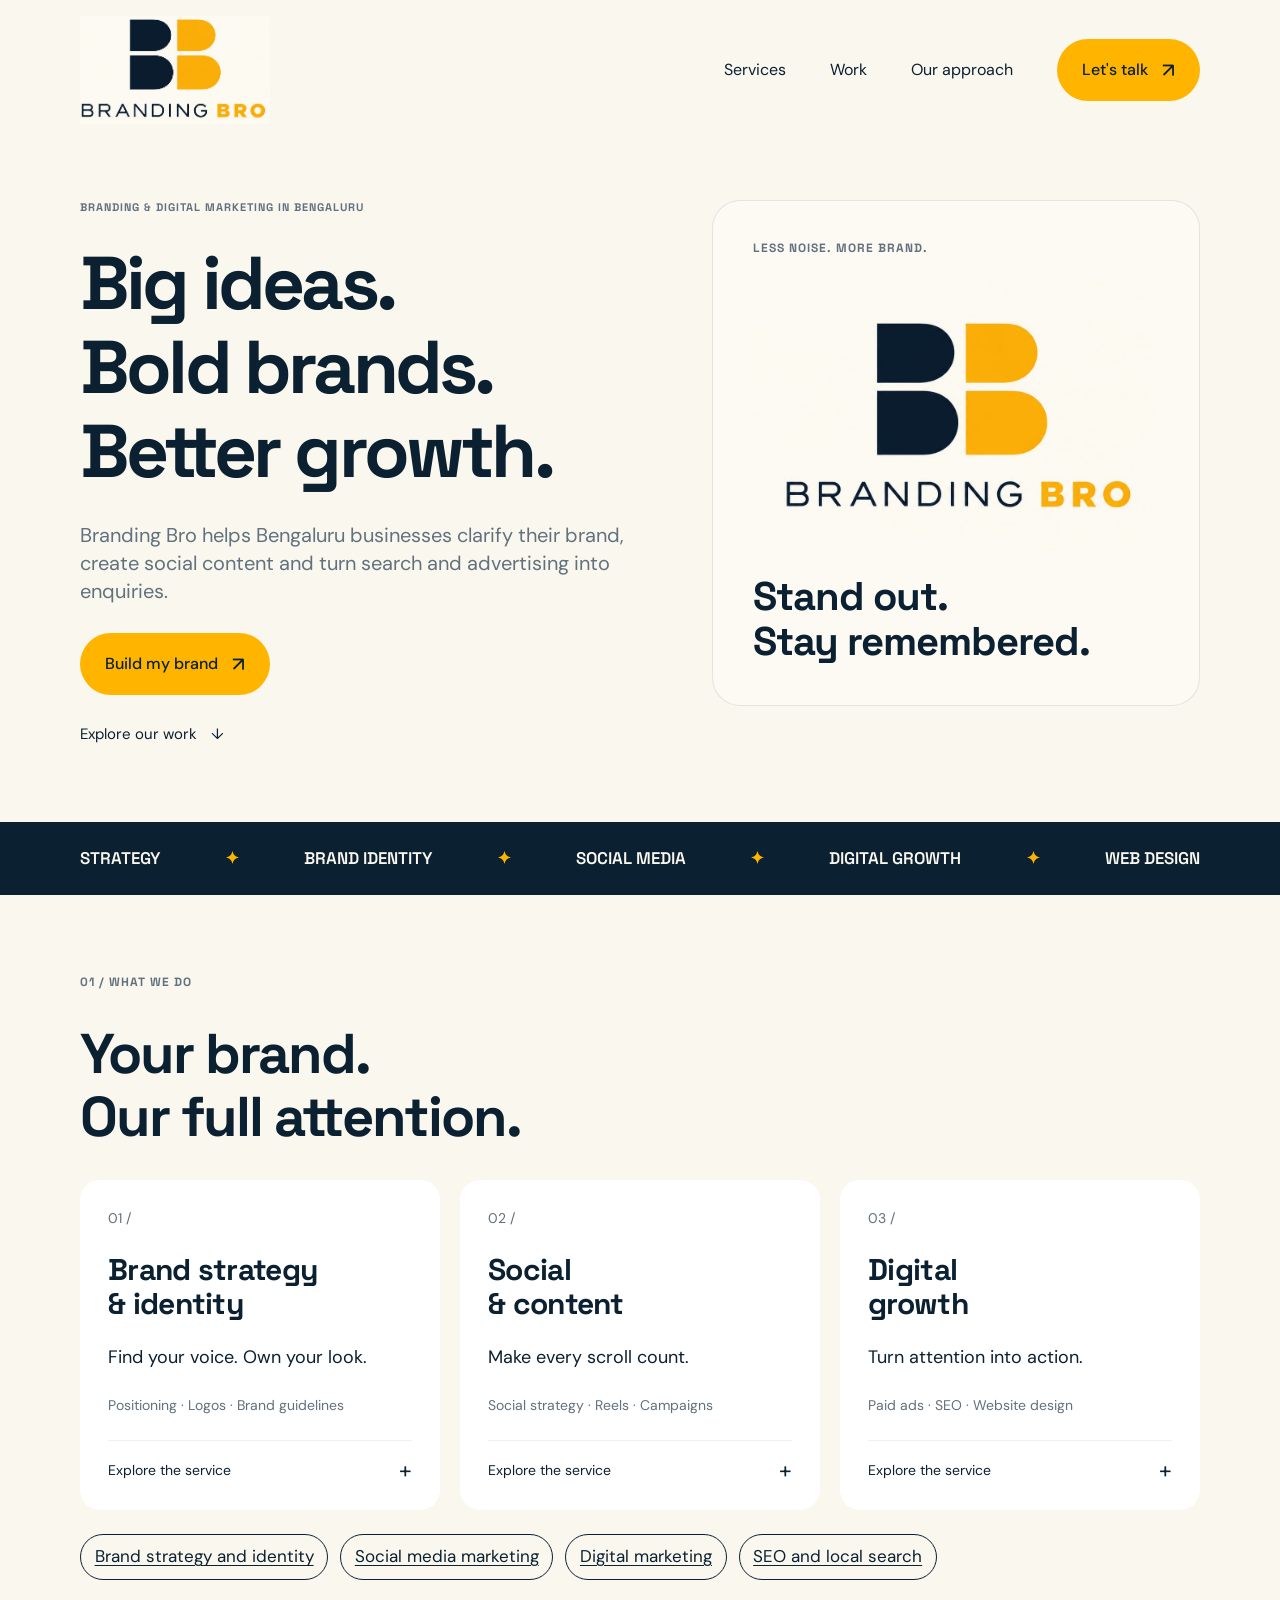
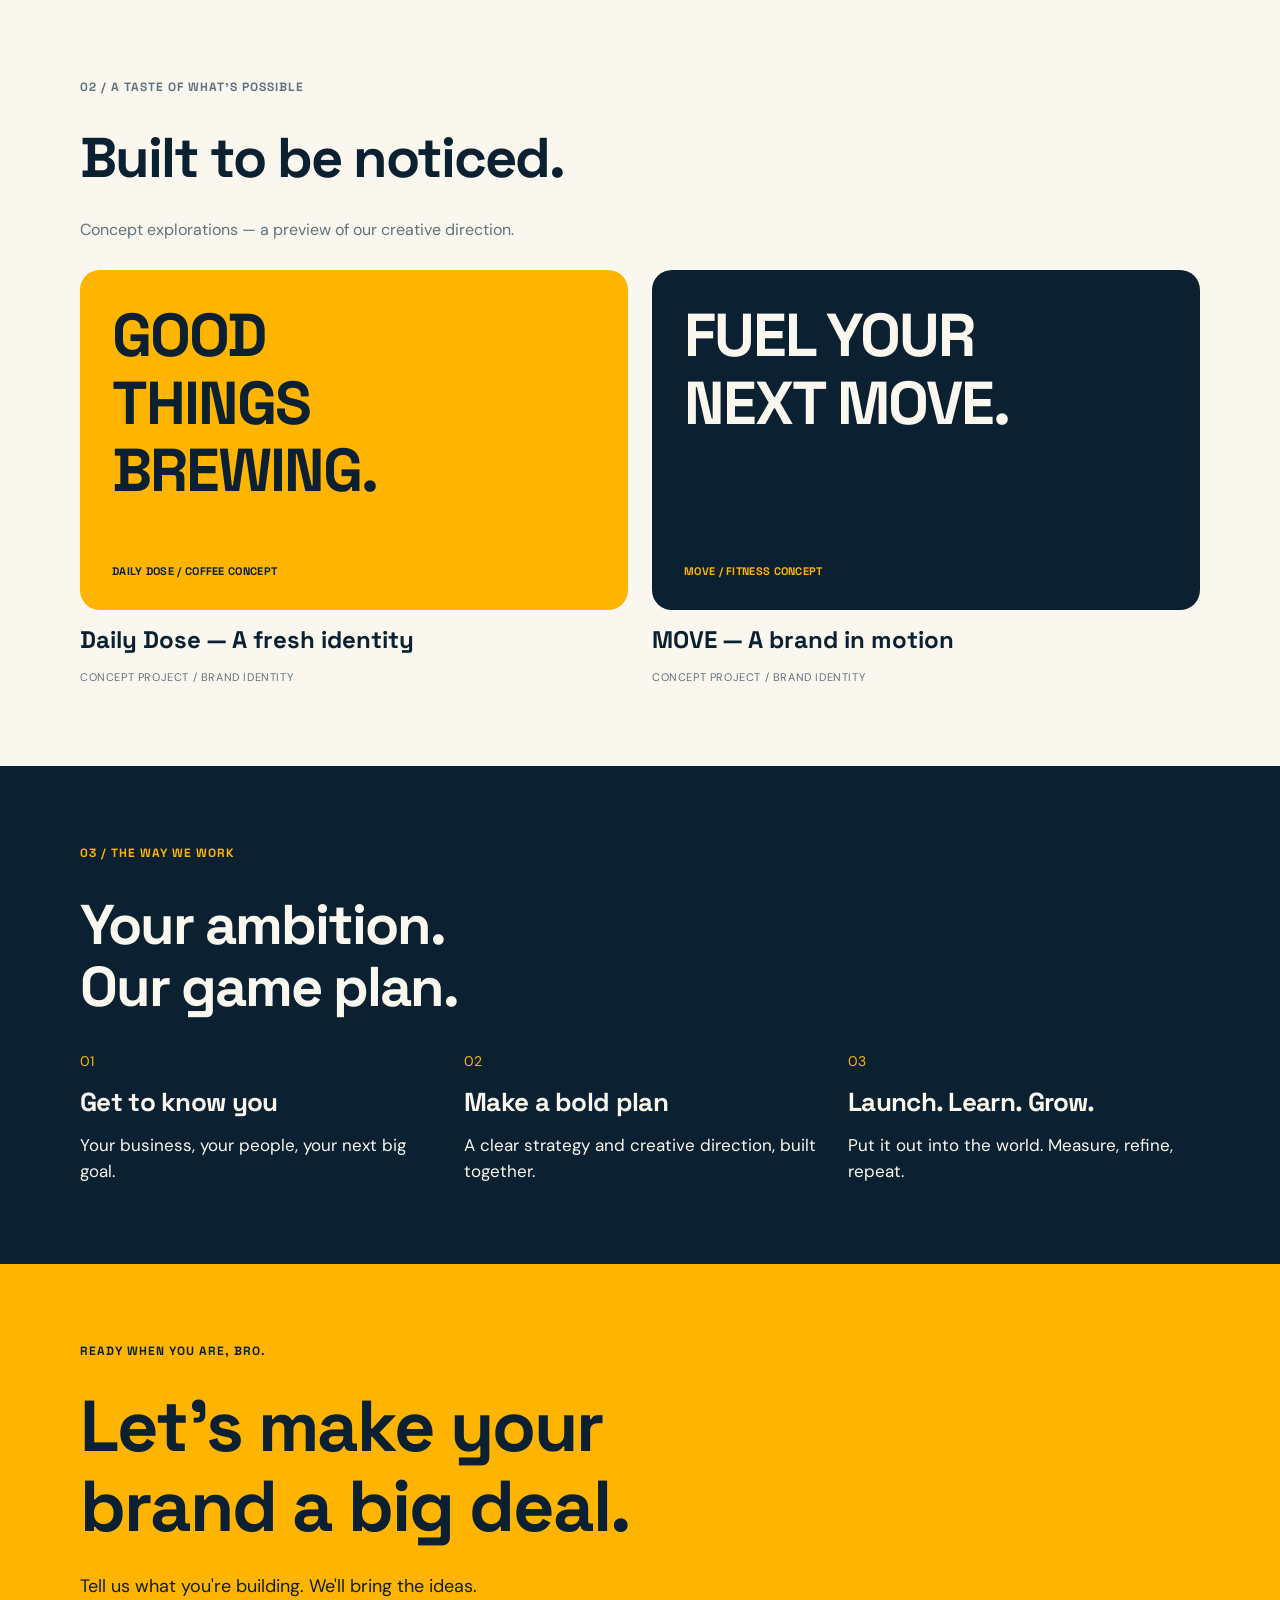
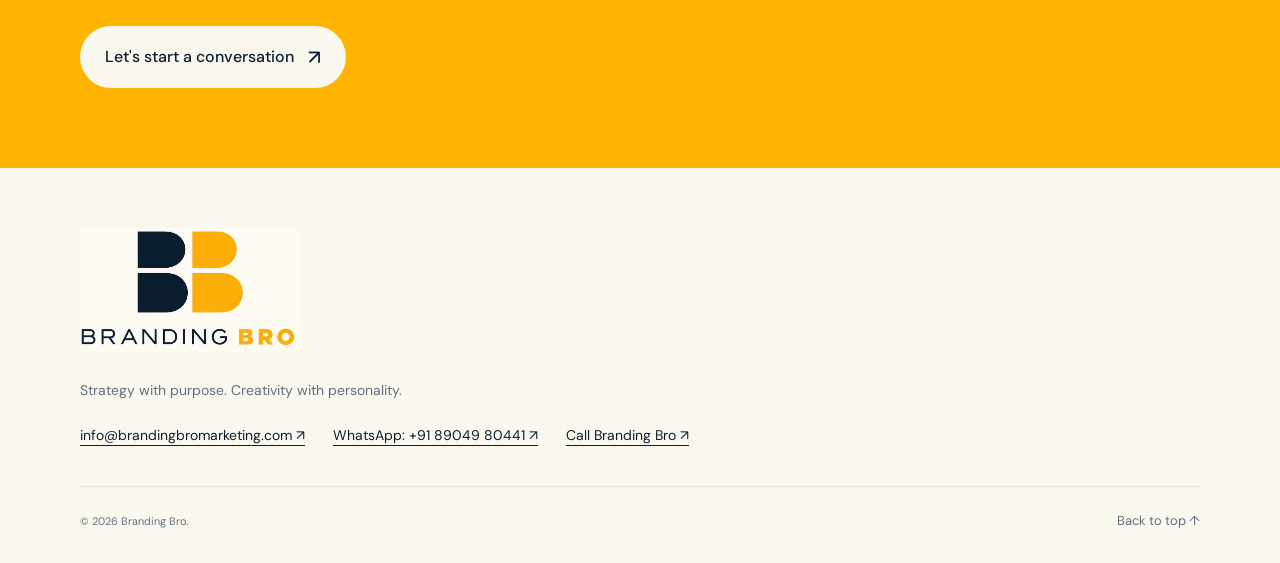
<file: index.html>
<!doctype html>
<html lang="en-IN">
<head>
  <meta charset="utf-8"><meta name="viewport" content="width=device-width,initial-scale=1">
  <title>Digital Marketing &amp; Branding Agency in Bengaluru | Branding Bro</title>
  <meta name="description" content="Build a brand people notice and choose. Branding Bro helps businesses with brand strategy, identity design, social media, SEO, web design, and digital marketing.">
  <meta name="robots" content="index,follow,max-image-preview:large">
  <meta name="theme-color" content="#faf7ef">
  <link rel="canonical" href="https://brandingbromarketing.com/">
  <meta property="og:locale" content="en_IN"><meta property="og:site_name" content="Branding Bro">
  <meta property="og:title" content="Digital Marketing &amp; Branding Agency in Bengaluru | Branding Bro">
  <meta property="og:description" content="Strategy, identity, social media, SEO, and digital marketing to help your business stand out and grow.">
  <meta property="og:type" content="website"><meta property="og:url" content="https://brandingbromarketing.com/">
  <meta property="og:image" content="https://brandingbromarketing.com/branding-bro-logo.jpeg"><meta property="og:image:alt" content="Branding Bro logo in navy and golden yellow">
  <meta name="twitter:card" content="summary"><meta name="twitter:image" content="https://brandingbromarketing.com/branding-bro-logo.jpeg"><meta name="twitter:title" content="Branding Bro | Branding &amp; Digital Marketing">
  <meta name="twitter:description" content="Strategy, identity, social media, SEO, and digital marketing to help your business stand out and grow.">
  <script type="application/ld+json">
  {"@context":"https://schema.org","@type":"ProfessionalService","name":"Branding Bro","url":"https://brandingbromarketing.com/","logo":"https://brandingbromarketing.com/branding-bro-logo.jpeg","email":"info@brandingbromarketing.com","telephone":"+91-89049-80441","description":"Brand strategy, identity design, social media, SEO, web design, and digital marketing for growing businesses.","areaServed":{"@type":"Country","name":"India"},"hasOfferCatalog":{"@type":"OfferCatalog","name":"Branding and marketing services","itemListElement":[{"@type":"Offer","itemOffered":{"@type":"Service","name":"Brand strategy and identity design"}},{"@type":"Offer","itemOffered":{"@type":"Service","name":"Social media and content marketing"}},{"@type":"Offer","itemOffered":{"@type":"Service","name":"Digital marketing, SEO, and website design"}}]}}
  </script>
  <script type="application/ld+json">
  {"@context":"https://schema.org","@type":"WebSite","name":"Branding Bro","alternateName":["Branding Bro Marketing","brandingbromarketing.com"],"url":"https://brandingbromarketing.com/"}
  </script>
  <link rel="icon" href="favicon.svg" type="image/svg+xml">
  <link rel="preconnect" href="https://fonts.googleapis.com"><link rel="preconnect" href="https://fonts.gstatic.com" crossorigin>
  <link href="https://fonts.googleapis.com/css2?family=DM+Sans:wght@400;500;600;700&family=Space+Grotesk:wght@500;600;700&display=swap" rel="stylesheet">
  <link rel="stylesheet" href="style.css"><script defer src="app.js"></script>
</head>
<body>
<a class="skip-link" href="#main">Skip to content</a>
<header class="header"><nav class="container nav" aria-label="Main navigation">
  <a class="brand" href="#home" aria-label="Branding Bro home"><span class="logo-image"><img src="branding-bro-logo.jpeg" alt="Branding Bro" width="1254" height="1254"></span></a>
  <div class="nav-links" id="navigation"><a href="#services">Services</a><a href="#work">Work</a><a href="#approach">Our approach</a><a class="button" href="#contact">Let's talk <span aria-hidden="true">↗</span></a></div>
  <button class="menu-button" aria-expanded="false" aria-controls="navigation" aria-label="Open menu"><span></span><span></span></button>
</nav></header>
<main id="main">
  <section class="hero container" id="home" aria-labelledby="hero-title">
    <div class="hero-copy"><p class="eyebrow">BRANDING &amp; DIGITAL MARKETING IN BENGALURU</p><h1 id="hero-title">Big ideas.<br>Bold brands.<br>Better growth.</h1><p class="intro">Branding Bro helps Bengaluru businesses clarify their brand, create social content and turn search and advertising into enquiries.</p><a class="button" href="#contact">Build my brand <span aria-hidden="true">↗</span></a><a class="text-link" href="#work">Explore our work <span aria-hidden="true">↓</span></a></div>
    <div class="brand-expression"><p class="eyebrow">LESS NOISE. MORE BRAND.</p><div class="logo-image hero-logo"><img src="branding-bro-logo.jpeg" alt="Branding Bro — navy and golden yellow BB logo" width="1254" height="1254" fetchpriority="high"></div><p class="expression-title">Stand out.<br>Stay remembered.</p></div>
  </section>
  <div class="promise"><div class="container">STRATEGY <span>✦</span> BRAND IDENTITY <span>✦</span> SOCIAL MEDIA <span>✦</span> DIGITAL GROWTH <span>✦</span> WEB DESIGN</div></div>
  <section class="section container" id="services" aria-labelledby="services-title"><p class="eyebrow">01 / WHAT WE DO</p><h2 id="services-title">Your brand.<br>Our full attention.</h2>
    <div class="service-grid">
      <article class="service"><span class="service-number">01 /</span><h3>Brand strategy<br>&amp; identity</h3><p>Find your voice. Own your look.</p><p class="small">Positioning · Logos · Brand guidelines</p><details><summary>Explore the service <span aria-hidden="true">+</span></summary><p>Build a clear foundation with brand positioning, a distinctive visual identity, and guidelines that keep every touchpoint consistent.</p><a href="#contact" data-service="Brand strategy & identity">Let's shape your brand ↗</a></details></article>
      <article class="service"><span class="service-number">02 /</span><h3>Social<br>&amp; content</h3><p>Make every scroll count.</p><p class="small">Social strategy · Reels · Campaigns</p><details><summary>Explore the service <span aria-hidden="true">+</span></summary><p>Give your brand a consistent voice through thoughtful content planning, social creatives, short-form video, and campaign ideas.</p><a href="#contact" data-service="Social & content">Let's start creating ↗</a></details></article>
      <article class="service"><span class="service-number">03 /</span><h3>Digital<br>growth</h3><p>Turn attention into action.</p><p class="small">Paid ads · SEO · Website design</p><details><summary>Explore the service <span aria-hidden="true">+</span></summary><p>Connect your marketing with your business goals through focused digital campaigns, search visibility, and websites built around clear next steps.</p><a href="#contact" data-service="Digital growth">Let's find your next move ↗</a></details></article>
    </div><nav class="service-paths" aria-label="Service guides"><a href="/services/brand-identity/">Brand strategy and identity</a><a href="/services/social-media-marketing/">Social media marketing</a><a href="/services/digital-marketing/">Digital marketing</a><a href="/services/seo/">SEO and local search</a></nav>
  </section>
  <section class="section work container" id="work" aria-labelledby="work-title"><p class="eyebrow">02 / A TASTE OF WHAT'S POSSIBLE</p><h2 id="work-title">Built to be noticed.</h2><p class="section-description">Concept explorations — a preview of our creative direction.</p>
    <div class="project-grid">
      <button class="project" data-project="coffee" aria-haspopup="dialog"><span class="project-art coffee"><span class="project-headline">GOOD<br>THINGS<br>BREWING.</span><span class="eyebrow">DAILY DOSE / COFFEE CONCEPT</span><span class="project-arrow" aria-hidden="true">↗</span></span><span class="project-title">Daily Dose — A fresh identity</span><span class="small project-caption">CONCEPT PROJECT / BRAND IDENTITY</span></button>
      <button class="project" data-project="fitness" aria-haspopup="dialog"><span class="project-art fitness"><span class="project-headline">FUEL YOUR<br>NEXT MOVE.</span><span class="eyebrow">MOVE / FITNESS CONCEPT</span><span class="project-arrow" aria-hidden="true">↗</span></span><span class="project-title">MOVE — A brand in motion</span><span class="small project-caption">CONCEPT PROJECT / BRAND IDENTITY</span></button>
    </div>
  </section>
  <section class="approach" id="approach" aria-labelledby="approach-title"><div class="section container"><p class="eyebrow">03 / THE WAY WE WORK</p><h2 id="approach-title">Your ambition.<br>Our game plan.</h2><div class="steps"><article><span>01</span><h3>Get to know you</h3><p>Your business, your people, your next big goal.</p></article><article><span>02</span><h3>Make a bold plan</h3><p>A clear strategy and creative direction, built together.</p></article><article><span>03</span><h3>Launch. Learn. Grow.</h3><p>Put it out into the world. Measure, refine, repeat.</p></article></div></div></section>
  <section class="contact" id="contact" aria-labelledby="contact-title"><div class="section container"><p class="eyebrow">READY WHEN YOU ARE, BRO.</p><h2 id="contact-title">Let's make your<br>brand a big deal.</h2><p>Tell us what you're building. We'll bring the ideas.</p><button class="button button-cream" id="start-inquiry" aria-haspopup="dialog">Let's start a conversation <span aria-hidden="true">↗</span></button></div></section>
</main>
<footer class="container footer"><a class="brand" href="#home"><span class="logo-image"><img src="branding-bro-logo.jpeg" alt="Branding Bro" width="1254" height="1254"></span></a><p>Strategy with purpose. Creativity with personality.</p><div class="contact-links"><a href="mailto:info@brandingbromarketing.com">info@brandingbromarketing.com ↗</a><a href="https://wa.me/918904980441" target="_blank" rel="noopener noreferrer">WhatsApp: +91 89049 80441 ↗</a><a href="tel:+918904980441">Call Branding Bro ↗</a></div><div class="footer-bottom"><small>© <span id="year">2026</span> Branding Bro.</small><a href="#home">Back to top ↑</a></div></footer>
<dialog id="project-dialog" class="dialog"><button class="close-dialog" aria-label="Close project">×</button><p class="eyebrow">CONCEPT EXPLORATION</p><h2 id="project-dialog-title"></h2><p id="project-dialog-description"></p><div class="concept-tags" id="project-tags"></div><p class="small">An illustrative creative direction, not a commissioned client project or a claim of campaign results.</p><button class="button project-inquiry">Create something like this ↗</button></dialog>
<dialog id="inquiry-dialog" class="dialog inquiry-dialog" aria-labelledby="inquiry-title"><button class="close-dialog" aria-label="Close inquiry">×</button><p class="eyebrow">YOUR NEXT CHAPTER</p><h2 id="inquiry-title">Hey, future bro.</h2><p>Share a little about your idea. Let's give it a clear starting point.</p><form id="inquiry-form"><div class="form-row"><label>Your name<input name="name" autocomplete="name" required maxlength="100" placeholder="Your name"></label><label>Email address<input name="email" type="email" autocomplete="email" required maxlength="200" placeholder="you@company.com"></label></div><label>Brand / business<input name="business" autocomplete="organization" maxlength="150" placeholder="What's your brand called?"></label><label>What can we help with?<select name="service" required><option value="">Choose a service</option><option>Brand strategy &amp; identity</option><option>Social &amp; content</option><option>Digital growth</option><option>A little of everything</option></select></label><label>Tell us about your project<textarea name="message" rows="4" required minlength="10" maxlength="5000" placeholder="What are you building, and where would you like to take it?"></textarea></label><p class="form-note">Prepare your inquiry, then choose email or WhatsApp. You review and send it in your app; nothing is stored on this website.</p><button class="button" type="submit">Prepare my inquiry ↗</button><div id="inquiry-result" role="status" hidden><p>Your inquiry is ready. Choose how to send it:</p><div class="send-options"><a class="button" id="email-inquiry">Open email ↗</a><a class="button button-outline" id="whatsapp-inquiry" target="_blank" rel="noopener noreferrer">Open WhatsApp ↗</a></div><a class="button button-outline" id="download-inquiry" download="branding-bro-project-inquiry.txt">Download inquiry ↓</a><button type="button" class="text-link" id="copy-inquiry">Copy inquiry</button></div></form></dialog>
</body></html>
</file>
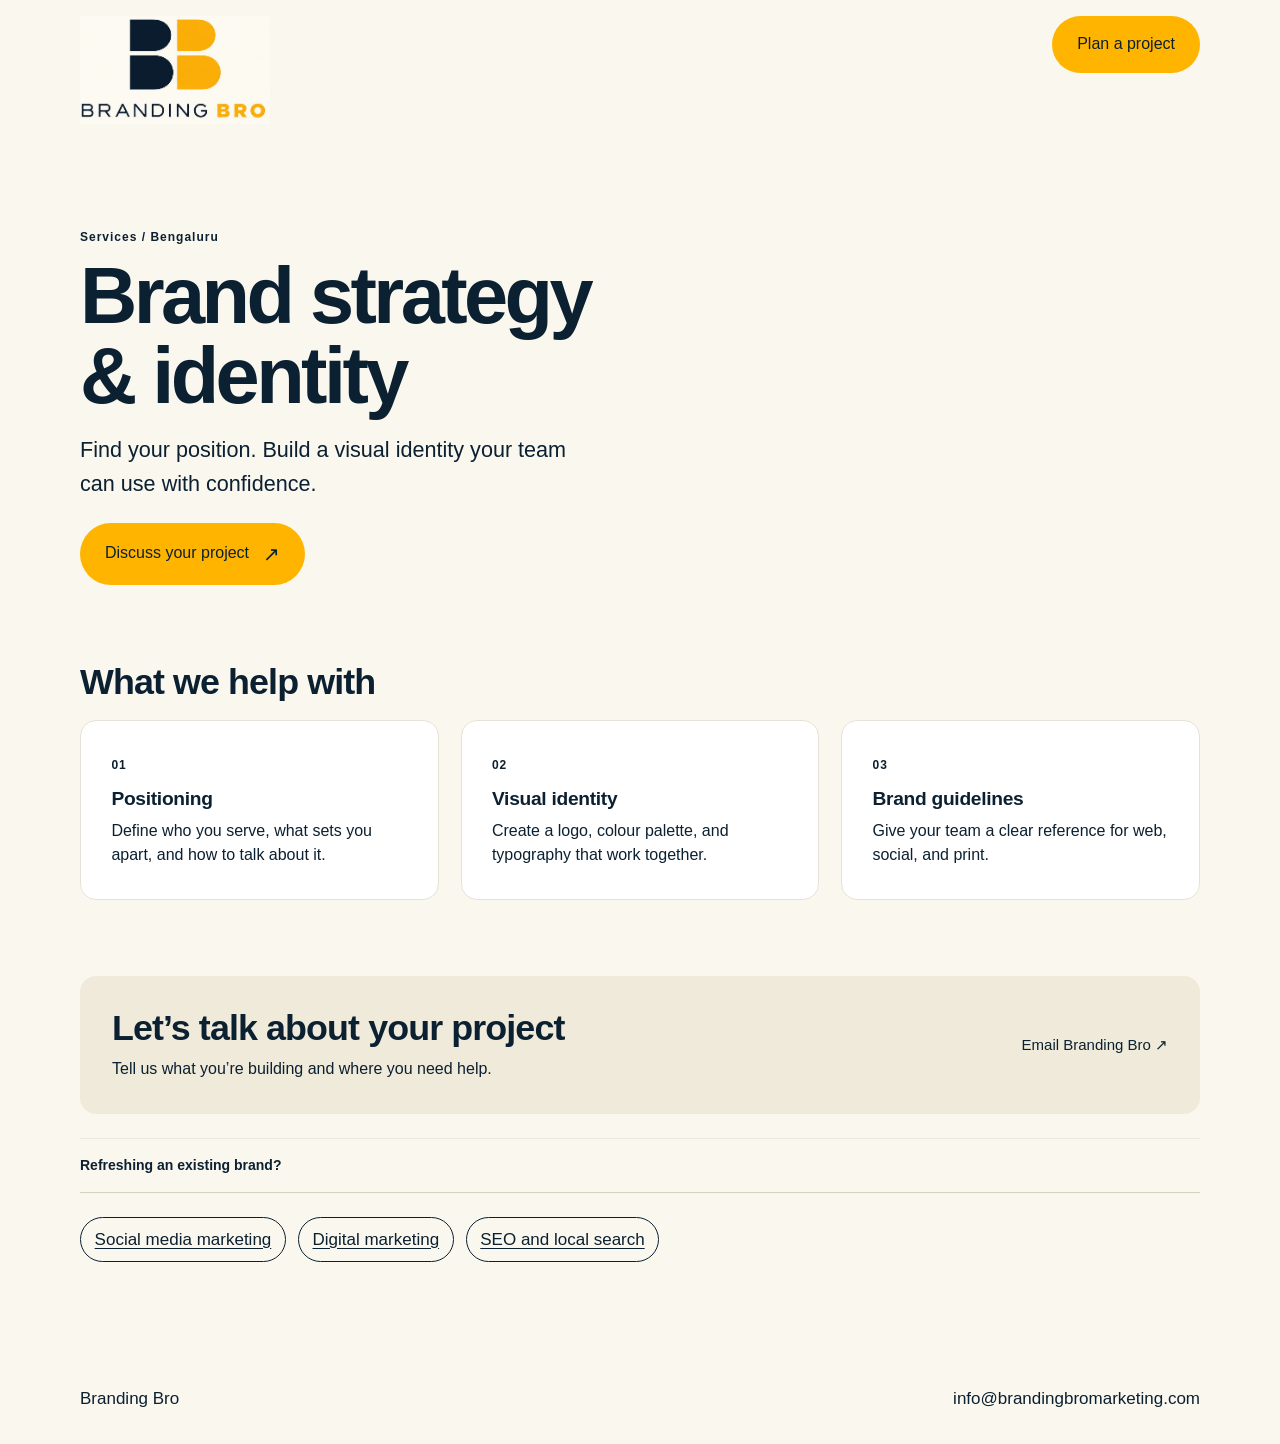
<file: services/brand-identity/index.html>
<!doctype html>
<html lang="en-IN"><head><meta charset="utf-8"><meta name="viewport" content="width=device-width,initial-scale=1"><title>Branding &amp; Brand Identity Design in Bengaluru | Branding Bro</title><meta name="description" content="Brand positioning, visual identity and practical guidelines for Bengaluru businesses."><link rel="canonical" href="https://brandingbromarketing.com/services/brand-identity/"><meta property="og:title" content="Branding &amp; Brand Identity Design in Bengaluru | Branding Bro"><meta property="og:description" content="Brand positioning, visual identity and practical guidelines for Bengaluru businesses."><meta property="og:url" content="https://brandingbromarketing.com/services/brand-identity/"><meta property="og:type" content="website"><link rel="icon" href="/favicon.svg"><link rel="stylesheet" href="/style.css"><link rel="stylesheet" href="/service-landing.css"><script type="application/ld+json">{"@context": "https://schema.org", "@type": "Service", "name": "Brand strategy and identity", "url": "https://brandingbromarketing.com/services/brand-identity/", "description": "Brand positioning, visual identity and practical guidelines for Bengaluru businesses.", "provider": {"@type": "Organization", "name": "Branding Bro", "url": "https://brandingbromarketing.com/"}, "areaServed": {"@type": "City", "name": "Bengaluru"}}</script></head><body>
<a class="skip-link" href="#main">Skip to content</a><header class="header"><nav class="container nav" aria-label="Main navigation"><a class="brand" href="/" aria-label="Branding Bro home"><span class="logo-image"><img src="/branding-bro-logo.jpeg" width="1254" height="1254" alt="Branding Bro"></span></a><a class="button" href="/#contact">Plan a project</a></nav></header>
<main id="main" class="container service-page service-landing">
<section class="scope-hero"><p class="eyebrow"><a href="/#services">Services</a> / Bengaluru</p><h1>Brand strategy &amp; identity</h1><p class="scope-intro">Find your position. Build a visual identity your team can use with confidence.</p><a class="button" href="/#contact">Discuss your project <span aria-hidden="true">↗</span></a></section>
<section class="scope-section" aria-labelledby="scope-title"><h2 id="scope-title">What we help with</h2><div class="scope-grid"><article class="scope-card"><span class="eyebrow">01</span><h3>Positioning</h3><p>Define who you serve, what sets you apart, and how to talk about it.</p></article><article class="scope-card"><span class="eyebrow">02</span><h3>Visual identity</h3><p>Create a logo, colour palette, and typography that work together.</p></article><article class="scope-card"><span class="eyebrow">03</span><h3>Brand guidelines</h3><p>Give your team a clear reference for web, social, and print.</p></article></div></section>
<section class="scope-section scope-contact" aria-labelledby="scope-contact"><div><h2 id="scope-contact">Let’s talk about your project</h2><p>Tell us what you’re building and where you need help.</p></div><a class="text-link" href="mailto:info@brandingbromarketing.com?subject=Branding%20Bro%20enquiry%3A%20Brand%20strategy%20%26%20identity">Email Branding Bro ↗</a></section>
<details class="scope-faq"><summary>Refreshing an existing brand?</summary><p>Bring your current assets. We’ll identify what to keep and what to refine.</p></details>
<nav class="service-paths" aria-label="Related services"><a href="/services/social-media-marketing/">Social media marketing</a><a href="/services/digital-marketing/">Digital marketing</a><a href="/services/seo/">SEO and local search</a></nav></main>
<footer class="container footer"><a href="/">Branding Bro</a><a href="mailto:info@brandingbromarketing.com">info@brandingbromarketing.com</a></footer></body></html>
</file>
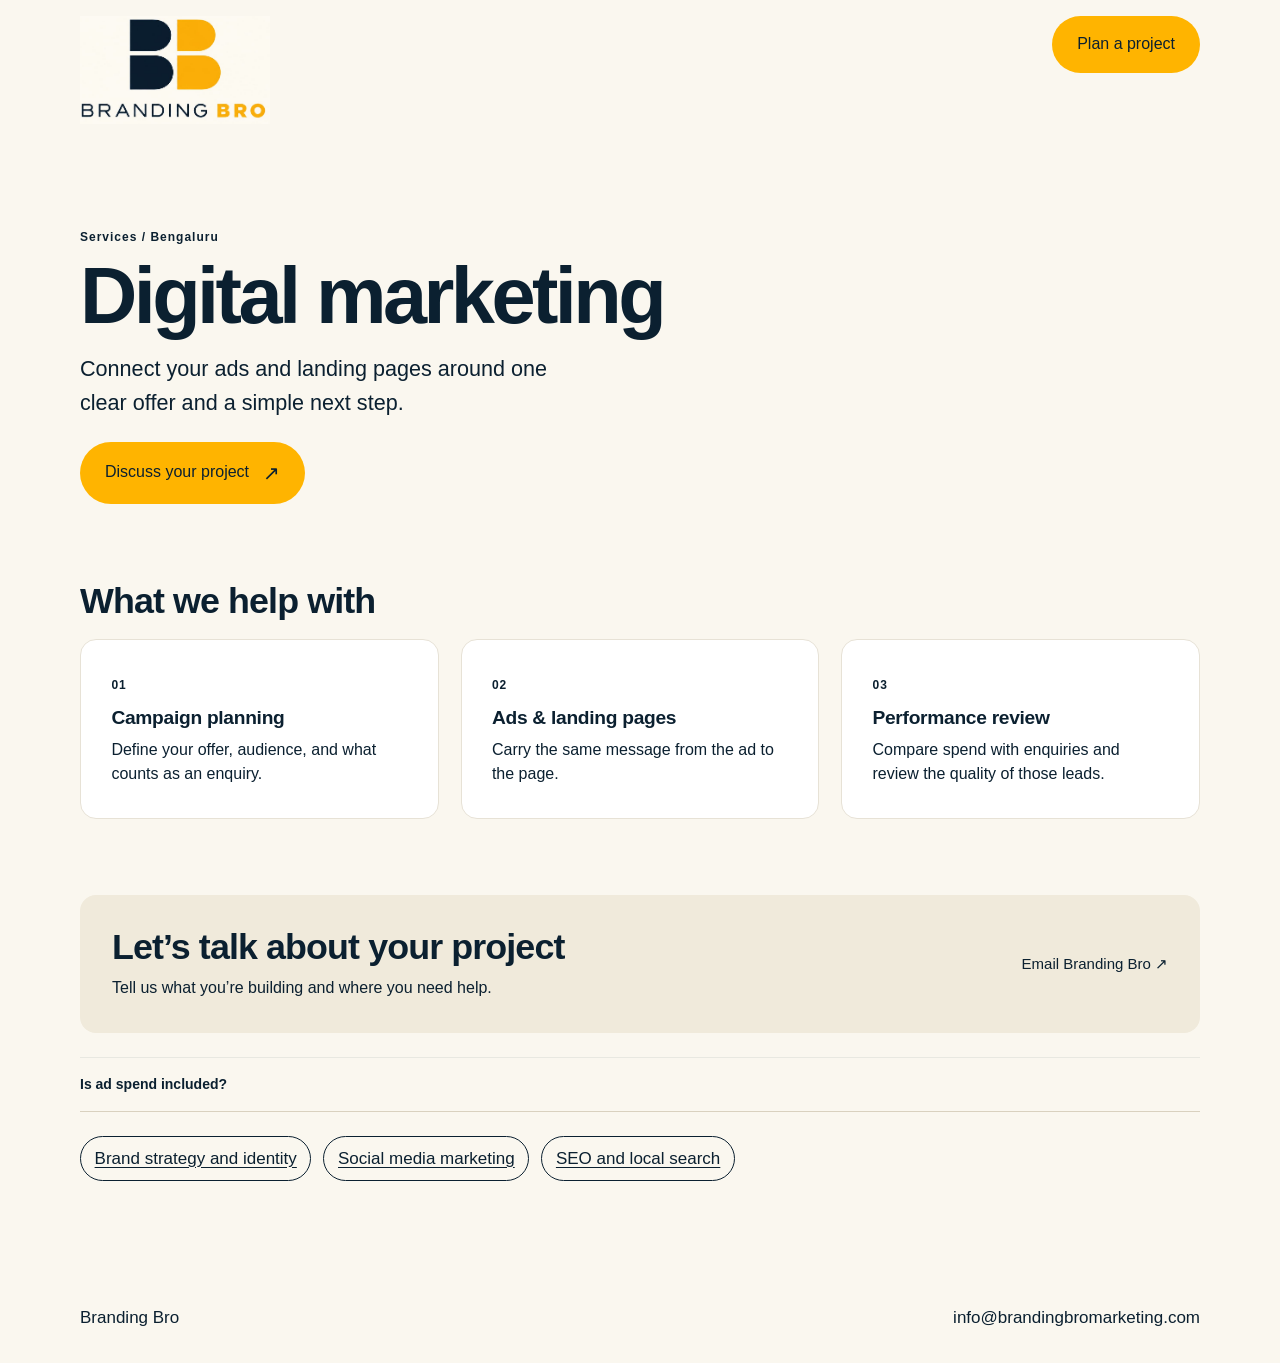
<file: services/digital-marketing/index.html>
<!doctype html>
<html lang="en-IN"><head><meta charset="utf-8"><meta name="viewport" content="width=device-width,initial-scale=1"><title>Digital Marketing Services in Bengaluru | Branding Bro</title><meta name="description" content="Campaign planning, paid advertising and landing-page strategy for Bengaluru businesses."><link rel="canonical" href="https://brandingbromarketing.com/services/digital-marketing/"><meta property="og:title" content="Digital Marketing Services in Bengaluru | Branding Bro"><meta property="og:description" content="Campaign planning, paid advertising and landing-page strategy for Bengaluru businesses."><meta property="og:url" content="https://brandingbromarketing.com/services/digital-marketing/"><meta property="og:type" content="website"><link rel="icon" href="/favicon.svg"><link rel="stylesheet" href="/style.css"><link rel="stylesheet" href="/service-landing.css"><script type="application/ld+json">{"@context": "https://schema.org", "@type": "Service", "name": "Digital marketing", "url": "https://brandingbromarketing.com/services/digital-marketing/", "description": "Campaign planning, paid advertising and landing-page strategy for Bengaluru businesses.", "provider": {"@type": "Organization", "name": "Branding Bro", "url": "https://brandingbromarketing.com/"}, "areaServed": {"@type": "City", "name": "Bengaluru"}}</script></head><body>
<a class="skip-link" href="#main">Skip to content</a><header class="header"><nav class="container nav" aria-label="Main navigation"><a class="brand" href="/" aria-label="Branding Bro home"><span class="logo-image"><img src="/branding-bro-logo.jpeg" width="1254" height="1254" alt="Branding Bro"></span></a><a class="button" href="/#contact">Plan a project</a></nav></header>
<main id="main" class="container service-page service-landing">
<section class="scope-hero"><p class="eyebrow"><a href="/#services">Services</a> / Bengaluru</p><h1>Digital marketing</h1><p class="scope-intro">Connect your ads and landing pages around one clear offer and a simple next step.</p><a class="button" href="/#contact">Discuss your project <span aria-hidden="true">↗</span></a></section>
<section class="scope-section" aria-labelledby="scope-title"><h2 id="scope-title">What we help with</h2><div class="scope-grid"><article class="scope-card"><span class="eyebrow">01</span><h3>Campaign planning</h3><p>Define your offer, audience, and what counts as an enquiry.</p></article><article class="scope-card"><span class="eyebrow">02</span><h3>Ads &amp; landing pages</h3><p>Carry the same message from the ad to the page.</p></article><article class="scope-card"><span class="eyebrow">03</span><h3>Performance review</h3><p>Compare spend with enquiries and review the quality of those leads.</p></article></div></section>
<section class="scope-section scope-contact" aria-labelledby="scope-contact"><div><h2 id="scope-contact">Let’s talk about your project</h2><p>Tell us what you’re building and where you need help.</p></div><a class="text-link" href="mailto:info@brandingbromarketing.com?subject=Branding%20Bro%20enquiry%3A%20Digital%20growth">Email Branding Bro ↗</a></section>
<details class="scope-faq"><summary>Is ad spend included?</summary><p>We agree on media spend, creative, and management separately before launch.</p></details>
<nav class="service-paths" aria-label="Related services"><a href="/services/brand-identity/">Brand strategy and identity</a><a href="/services/social-media-marketing/">Social media marketing</a><a href="/services/seo/">SEO and local search</a></nav></main>
<footer class="container footer"><a href="/">Branding Bro</a><a href="mailto:info@brandingbromarketing.com">info@brandingbromarketing.com</a></footer></body></html>
</file>
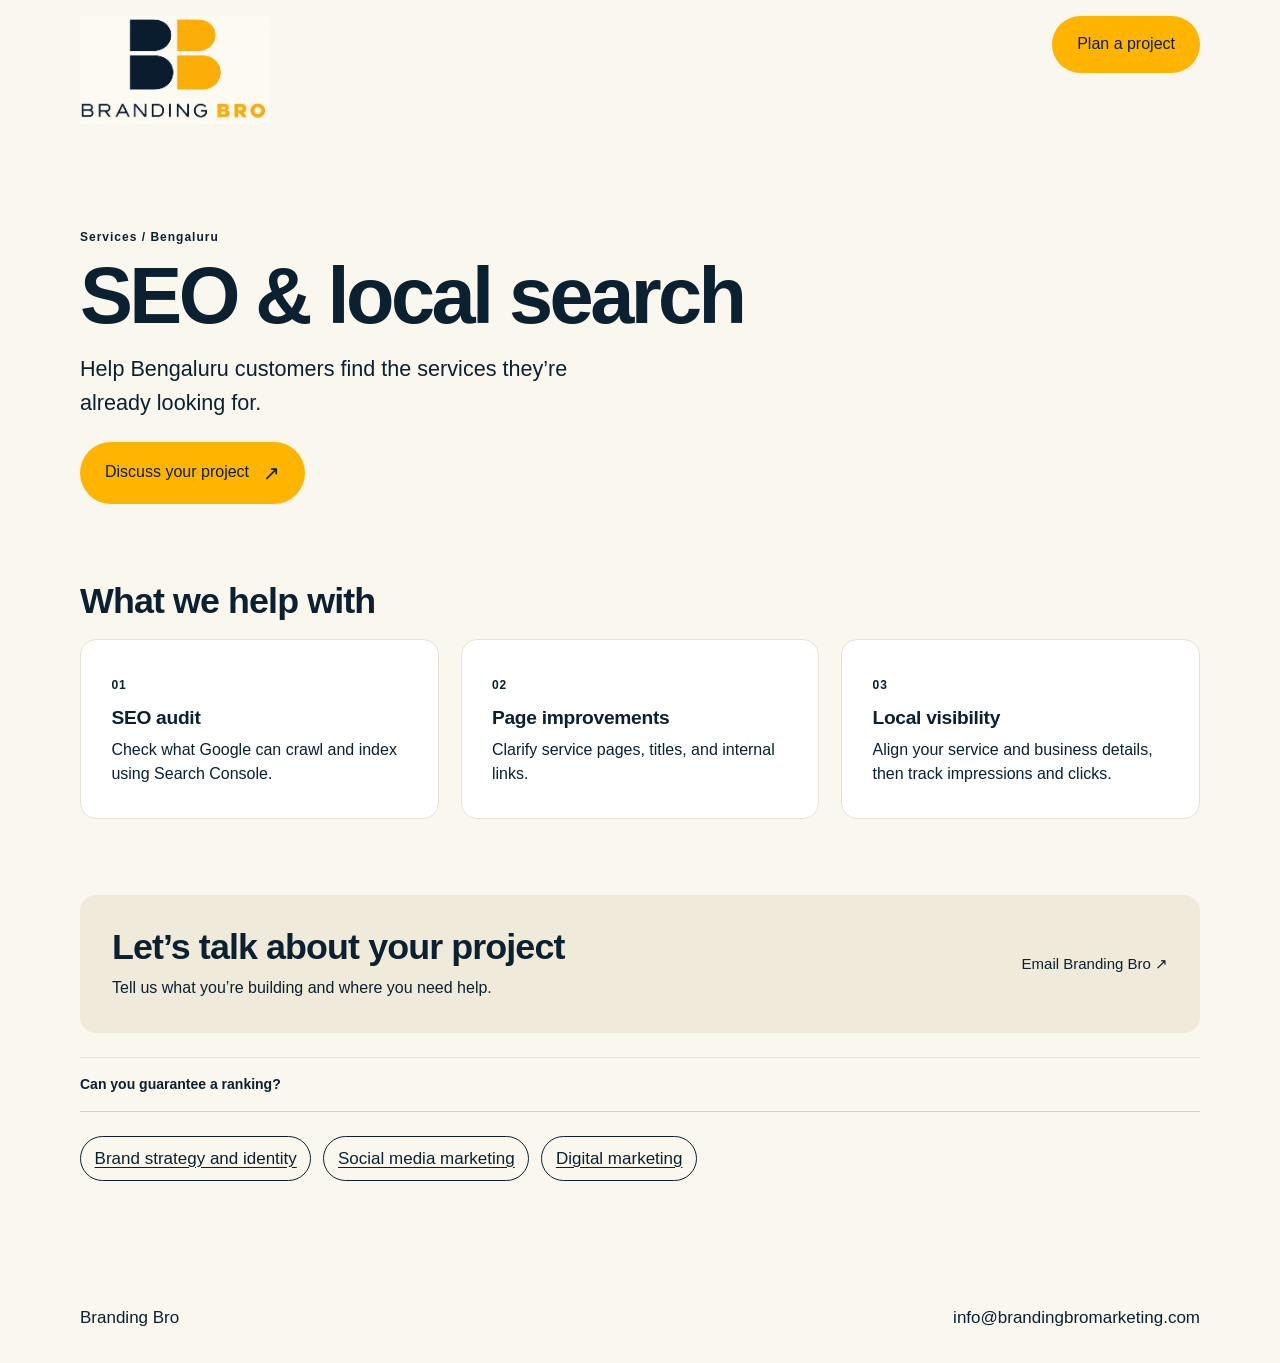
<file: services/seo/index.html>
<!doctype html>
<html lang="en-IN"><head><meta charset="utf-8"><meta name="viewport" content="width=device-width,initial-scale=1"><title>SEO Services &amp; Local SEO in Bengaluru | Branding Bro</title><meta name="description" content="Website SEO, page structure and local search improvements for Bengaluru businesses."><link rel="canonical" href="https://brandingbromarketing.com/services/seo/"><meta property="og:title" content="SEO Services &amp; Local SEO in Bengaluru | Branding Bro"><meta property="og:description" content="Website SEO, page structure and local search improvements for Bengaluru businesses."><meta property="og:url" content="https://brandingbromarketing.com/services/seo/"><meta property="og:type" content="website"><link rel="icon" href="/favicon.svg"><link rel="stylesheet" href="/style.css"><link rel="stylesheet" href="/service-landing.css"><script type="application/ld+json">{"@context": "https://schema.org", "@type": "Service", "name": "SEO and local search", "url": "https://brandingbromarketing.com/services/seo/", "description": "Website SEO, page structure and local search improvements for Bengaluru businesses.", "provider": {"@type": "Organization", "name": "Branding Bro", "url": "https://brandingbromarketing.com/"}, "areaServed": {"@type": "City", "name": "Bengaluru"}}</script></head><body>
<a class="skip-link" href="#main">Skip to content</a><header class="header"><nav class="container nav" aria-label="Main navigation"><a class="brand" href="/" aria-label="Branding Bro home"><span class="logo-image"><img src="/branding-bro-logo.jpeg" width="1254" height="1254" alt="Branding Bro"></span></a><a class="button" href="/#contact">Plan a project</a></nav></header>
<main id="main" class="container service-page service-landing">
<section class="scope-hero"><p class="eyebrow"><a href="/#services">Services</a> / Bengaluru</p><h1>SEO &amp; local search</h1><p class="scope-intro">Help Bengaluru customers find the services they’re already looking for.</p><a class="button" href="/#contact">Discuss your project <span aria-hidden="true">↗</span></a></section>
<section class="scope-section" aria-labelledby="scope-title"><h2 id="scope-title">What we help with</h2><div class="scope-grid"><article class="scope-card"><span class="eyebrow">01</span><h3>SEO audit</h3><p>Check what Google can crawl and index using Search Console.</p></article><article class="scope-card"><span class="eyebrow">02</span><h3>Page improvements</h3><p>Clarify service pages, titles, and internal links.</p></article><article class="scope-card"><span class="eyebrow">03</span><h3>Local visibility</h3><p>Align your service and business details, then track impressions and clicks.</p></article></div></section>
<section class="scope-section scope-contact" aria-labelledby="scope-contact"><div><h2 id="scope-contact">Let’s talk about your project</h2><p>Tell us what you’re building and where you need help.</p></div><a class="text-link" href="mailto:info@brandingbromarketing.com?subject=Branding%20Bro%20enquiry%3A%20Digital%20growth">Email Branding Bro ↗</a></section>
<details class="scope-faq"><summary>Can you guarantee a ranking?</summary><p>Google determines rankings. We track progress and use the data to decide what to improve.</p></details>
<nav class="service-paths" aria-label="Related services"><a href="/services/brand-identity/">Brand strategy and identity</a><a href="/services/social-media-marketing/">Social media marketing</a><a href="/services/digital-marketing/">Digital marketing</a></nav></main>
<footer class="container footer"><a href="/">Branding Bro</a><a href="mailto:info@brandingbromarketing.com">info@brandingbromarketing.com</a></footer></body></html>
</file>
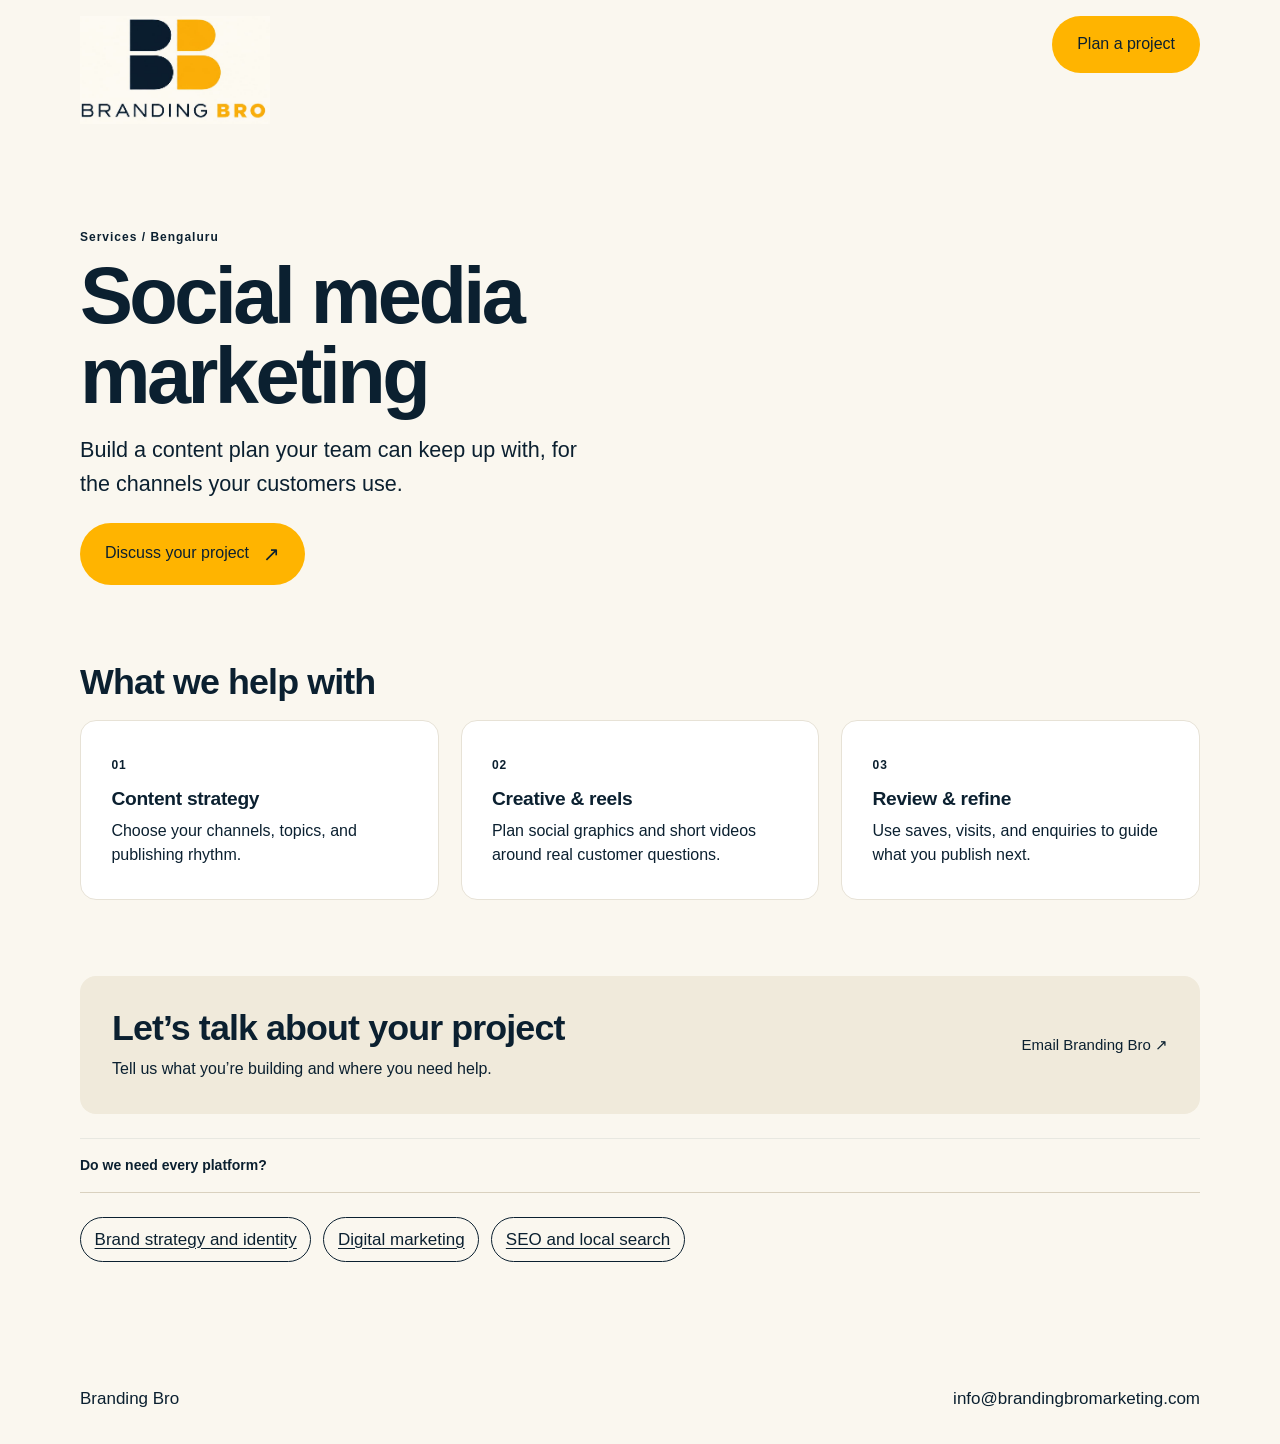
<file: services/social-media-marketing/index.html>
<!doctype html>
<html lang="en-IN"><head><meta charset="utf-8"><meta name="viewport" content="width=device-width,initial-scale=1"><title>Social Media Marketing Agency in Bengaluru | Branding Bro</title><meta name="description" content="Social strategy, content planning, creative and short-form video for Bengaluru businesses."><link rel="canonical" href="https://brandingbromarketing.com/services/social-media-marketing/"><meta property="og:title" content="Social Media Marketing Agency in Bengaluru | Branding Bro"><meta property="og:description" content="Social strategy, content planning, creative and short-form video for Bengaluru businesses."><meta property="og:url" content="https://brandingbromarketing.com/services/social-media-marketing/"><meta property="og:type" content="website"><link rel="icon" href="/favicon.svg"><link rel="stylesheet" href="/style.css"><link rel="stylesheet" href="/service-landing.css"><script type="application/ld+json">{"@context": "https://schema.org", "@type": "Service", "name": "Social media marketing", "url": "https://brandingbromarketing.com/services/social-media-marketing/", "description": "Social strategy, content planning, creative and short-form video for Bengaluru businesses.", "provider": {"@type": "Organization", "name": "Branding Bro", "url": "https://brandingbromarketing.com/"}, "areaServed": {"@type": "City", "name": "Bengaluru"}}</script></head><body>
<a class="skip-link" href="#main">Skip to content</a><header class="header"><nav class="container nav" aria-label="Main navigation"><a class="brand" href="/" aria-label="Branding Bro home"><span class="logo-image"><img src="/branding-bro-logo.jpeg" width="1254" height="1254" alt="Branding Bro"></span></a><a class="button" href="/#contact">Plan a project</a></nav></header>
<main id="main" class="container service-page service-landing">
<section class="scope-hero"><p class="eyebrow"><a href="/#services">Services</a> / Bengaluru</p><h1>Social media marketing</h1><p class="scope-intro">Build a content plan your team can keep up with, for the channels your customers use.</p><a class="button" href="/#contact">Discuss your project <span aria-hidden="true">↗</span></a></section>
<section class="scope-section" aria-labelledby="scope-title"><h2 id="scope-title">What we help with</h2><div class="scope-grid"><article class="scope-card"><span class="eyebrow">01</span><h3>Content strategy</h3><p>Choose your channels, topics, and publishing rhythm.</p></article><article class="scope-card"><span class="eyebrow">02</span><h3>Creative &amp; reels</h3><p>Plan social graphics and short videos around real customer questions.</p></article><article class="scope-card"><span class="eyebrow">03</span><h3>Review &amp; refine</h3><p>Use saves, visits, and enquiries to guide what you publish next.</p></article></div></section>
<section class="scope-section scope-contact" aria-labelledby="scope-contact"><div><h2 id="scope-contact">Let’s talk about your project</h2><p>Tell us what you’re building and where you need help.</p></div><a class="text-link" href="mailto:info@brandingbromarketing.com?subject=Branding%20Bro%20enquiry%3A%20Social%20%26%20content">Email Branding Bro ↗</a></section>
<details class="scope-faq"><summary>Do we need every platform?</summary><p>Start with the channels where your customers already spend time.</p></details>
<nav class="service-paths" aria-label="Related services"><a href="/services/brand-identity/">Brand strategy and identity</a><a href="/services/digital-marketing/">Digital marketing</a><a href="/services/seo/">SEO and local search</a></nav></main>
<footer class="container footer"><a href="/">Branding Bro</a><a href="mailto:info@brandingbromarketing.com">info@brandingbromarketing.com</a></footer></body></html>
</file>
<file: style.css>
:root{--navy:#0b2030;--yellow:#ffb400;--cream:#faf7ef;--muted:#61717d;--white:#fff;--font-heading:'Space Grotesk',Arial,sans-serif;--font-body:'DM Sans',Arial,sans-serif}*{box-sizing:border-box}html{scroll-behavior:smooth;scroll-padding-top:30px}body{margin:0;background:var(--cream);color:var(--navy);font-family:var(--font-body);font-size:17px;line-height:1.5}button,input,select,textarea{font:inherit}a{color:inherit;text-decoration:none}button{color:inherit}button,a,input,select,textarea,summary{-webkit-tap-highlight-color:transparent}button{cursor:pointer}button:focus-visible,a:focus-visible,summary:focus-visible{outline:3px solid var(--navy);outline-offset:6px}input:focus,select:focus,textarea:focus{outline:2px solid var(--navy);outline-offset:2px}.container{width:min(1280px,calc(100% - 160px));margin-inline:auto}h1,h2,h3,p{margin:0}h1,h2,h3,.brand,.eyebrow,.project-headline,.expression-title{font-family:var(--font-heading)}h1{font-size:clamp(58px,5.84vw,84px);line-height:1.12;letter-spacing:-3.8px;font-weight:700}h2{font-size:56px;line-height:1.12;letter-spacing:-2px}h3{font-size:30px;line-height:1.12;letter-spacing:-.7px}.eyebrow{font-size:12px;line-height:1.3;font-weight:700;letter-spacing:1px}.small{font-size:14px;color:var(--muted)}.nav{display:flex;align-items:center;justify-content:space-between;gap:32px;padding-block:28px}.brand{display:inline-flex;align-items:center;gap:20px;font-size:24px;font-weight:700;white-space:nowrap}.bb-mark{width:40px;aspect-ratio:1.25;display:grid;grid-template-columns:1fr 1fr;grid-template-rows:1fr 1fr;gap:2px;flex-shrink:0}.bb-mark i{background:var(--navy);border-radius:0 100px 100px 0}.bb-mark i:nth-child(even){background:var(--yellow)}.nav-links{display:flex;align-items:center;gap:44px;font-size:16px}.nav-links>a:not(.button){position:relative}.nav-links>a:not(.button):after{content:'';position:absolute;left:0;bottom:-6px;width:0;height:2px;background:var(--navy);transition:width .2s}.nav-links>a:hover:after{width:100%}.button{display:inline-flex;gap:14px;align-items:center;justify-content:center;align-self:flex-start;border:1px solid transparent;background:var(--yellow);padding:17px 24px;border-radius:100px;font-size:16px;line-height:1.3;font-weight:500;text-align:center;transition:transform .2s,box-shadow .2s}.button:hover{transform:translateY(-3px);box-shadow:0 6px 0 #0b203018}.button span{font-size:20px}.menu-button{display:none}.hero{padding-top:60px;padding-bottom:76px;display:grid;grid-template-columns:minmax(0,680fr) minmax(0,560fr);gap:40px;align-items:start}.hero-copy{display:flex;flex-direction:column;align-items:flex-start;gap:28px}.hero-copy>.eyebrow{color:var(--muted);font-size:11px}.intro{color:var(--muted);font-size:20px;line-height:1.4;max-width:640px}.text-link{display:inline-flex;align-items:center;gap:14px;font-size:15px;background:none;border:0;padding:0;text-decoration:underline;text-underline-offset:5px;text-decoration-color:transparent}.text-link:hover{text-decoration-color:currentColor}.brand-expression{padding:32px;background:var(--yellow);border-radius:28px;display:flex;flex-direction:column;gap:32px;overflow:hidden}.giant-mark{width:min(380px,100%);gap:18px;aspect-ratio:1.25}.expression-title{font-size:40px;font-weight:700;line-height:1.12;letter-spacing:-1px}.promise{background:var(--navy);color:var(--cream);padding-block:24px}.promise .container{font-family:var(--font-heading);font-size:clamp(12px,1.32vw,19px);font-weight:600;display:flex;align-items:center;justify-content:space-between;gap:12px}.promise span{color:var(--yellow)}.section{padding-block:80px}.section>.eyebrow{margin-bottom:32px;color:var(--muted)}.service-grid{display:grid;grid-template-columns:repeat(3,minmax(0,1fr));gap:20px;margin-top:32px;align-items:start}.service{background:var(--white);border-radius:20px;padding:28px;display:flex;flex-direction:column;gap:24px}.service-number{font-size:14px;color:var(--muted)}.service>p:not(.small){font-size:18px}.service .small{font-size:14px}details{border-top:1px solid #0b203012;padding-top:18px;font-size:14px}summary{cursor:pointer;list-style:none;display:flex;align-items:center;justify-content:space-between;gap:12px}summary::-webkit-details-marker{display:none}summary span{font-size:23px;line-height:1;transition:transform .2s}details[open] summary span{transform:rotate(45deg)}details p{color:var(--muted);margin-block:16px}details a{text-decoration:underline;text-underline-offset:4px}.work{padding-top:20px}.section-description{margin-top:28px;color:var(--muted);font-size:16px}.project-grid{display:grid;grid-template-columns:1fr 1fr;gap:24px;margin-top:28px}.project{display:flex;flex-direction:column;gap:16px;text-align:left;padding:0;background:none;border:0;min-width:0}.project-art{position:relative;display:flex;flex-direction:column;justify-content:space-between;gap:30px;width:100%;min-height:340px;padding:32px;border-radius:20px;transition:transform .25s}.project:hover .project-art{transform:translateY(-5px)}.coffee{background:var(--yellow)}.fitness{background:var(--navy);color:var(--cream)}.project-headline{font-size:clamp(42px,4.73vw,68px);font-weight:700;line-height:1.12;letter-spacing:-2px}.project-art .eyebrow{font-size:11px;letter-spacing:.3px}.fitness .eyebrow{color:var(--yellow)}.project-title{font-family:var(--font-heading);font-weight:700;font-size:24px;line-height:1.15}.project-caption{font-size:11px;letter-spacing:.6px}.project-arrow{position:absolute;right:28px;bottom:28px;font-size:28px;opacity:0;transform:translate(-6px,6px);transition:.25s}.project:hover .project-arrow,.project:focus-visible .project-arrow{opacity:1;transform:none}.approach{background:var(--navy);color:var(--cream)}.approach .eyebrow{color:var(--yellow)}.steps{display:grid;grid-template-columns:repeat(3,1fr);gap:32px;margin-top:32px}.steps article{display:flex;flex-direction:column;gap:16px}.steps article>span{color:var(--yellow);font-size:14px}.steps h3{font-size:26px}.steps p{font-size:17px;max-width:365px}.contact{background:var(--yellow)}.contact .eyebrow{color:var(--navy);margin-bottom:26px}.contact h2{font-size:72px}.contact p:not(.eyebrow){margin-block:26px;font-size:18px}.button-cream{background:var(--cream)}.footer{padding-block:60px 32px}.footer>.brand{flex-direction:column;align-items:flex-start;gap:20px}.footer>p{font-size:14px;color:var(--muted);margin-top:20px}.footer-bottom{display:flex;align-items:center;justify-content:space-between;margin-top:40px;border-top:1px solid #0b203015;padding-top:24px;color:var(--muted);font-size:13px}.skip-link{position:fixed;left:16px;top:-100px;z-index:10;padding:12px;background:var(--navy);color:var(--cream)}.skip-link:focus{top:10px}.dialog{width:min(640px,calc(100% - 32px));max-height:calc(100dvh - 48px);overflow:auto;background:var(--cream);border:0;border-radius:24px;padding:40px;color:var(--navy)}.dialog::backdrop{background:#0b2030b3;backdrop-filter:blur(5px)}.dialog .eyebrow{color:var(--muted);margin-bottom:20px;padding-right:30px}.dialog h2{font-size:40px;margin-bottom:20px}.dialog>p:not(.eyebrow){margin-bottom:24px}.close-dialog{position:absolute;right:18px;top:14px;background:none;border:0;font-size:30px;line-height:1;width:40px;height:40px;border-radius:50%}.close-dialog:hover{background:#0b203010}.concept-tags{display:flex;flex-wrap:wrap;gap:8px;margin-bottom:24px}.concept-tags span{border:1px solid #0b203030;border-radius:30px;padding:6px 14px;font-size:13px}form{display:grid;gap:18px}label{display:flex;flex-direction:column;gap:7px;font-size:14px;font-weight:600}input,select,textarea{width:100%;min-width:0;padding:13px 14px;background:white;border:1px solid #c8d0d0;border-radius:10px;color:var(--navy);font-size:16px}textarea{resize:vertical}.form-row{display:grid;grid-template-columns:1fr 1fr;gap:16px}.form-note{font-size:13px;color:var(--muted)}.button-outline{background:transparent;border-color:var(--navy);margin-right:16px}#inquiry-result{border-top:1px solid #c8d0d0;padding-top:20px}#inquiry-result p{margin-bottom:16px}body.modal-open{overflow:hidden}
@media(min-width:1500px){.hero{padding-top:70px}}@media(max-width:1100px){.container{width:calc(100% - 80px)}.nav-links{gap:24px}.brand{font-size:20px;gap:14px}h1{font-size:64px;letter-spacing:-2.8px}.hero{gap:32px}.expression-title{font-size:32px}.service{padding:24px}.service h3{font-size:26px}.project-headline{font-size:52px}.contact h2{font-size:64px}.promise .container{flex-wrap:wrap;justify-content:center}}
@media(max-width:760px){.container{width:calc(100% - 48px)}.nav{padding-block:24px;position:relative}.brand{font-size:18px;gap:14px}.bb-mark{width:32px}.menu-button{display:flex;flex-direction:column;gap:6px;align-items:center;justify-content:center;width:42px;height:42px;background:transparent;border:1px solid #0b203020;border-radius:50%}.menu-button span{width:17px;height:2px;background:var(--navy);transition:transform .2s}.menu-button[aria-expanded=true] span:first-child{transform:translateY(4px) rotate(45deg)}.menu-button[aria-expanded=true] span:last-child{transform:translateY(-4px) rotate(-45deg)}.nav-links{display:none;position:absolute;top:calc(100% - 8px);left:0;right:0;padding:24px;background:var(--cream);border:1px solid #0b203020;box-shadow:0 18px 30px #0b203018;border-radius:16px;z-index:5;align-items:stretch;gap:22px}.nav-links.open{display:flex;flex-direction:column}.nav-links .button{align-self:stretch}.hero{display:flex;flex-direction:column;gap:40px;padding-top:24px;padding-bottom:64px}.hero-copy{gap:28px}h1{font-size:clamp(43px,12.56vw,68px);letter-spacing:-2.1px}.intro{font-size:17px;line-height:1.45}.brand-expression{width:100%;gap:32px}.giant-mark{width:220px;max-width:100%;gap:10px}.expression-title{font-size:28px}.promise{padding-block:22px}.promise .container{font-size:12px;gap:10px 14px;line-height:1.7}.section{padding-block:64px}.section>.eyebrow{font-size:10px;margin-bottom:28px}h2{font-size:38px;letter-spacing:-1.4px}.service-grid,.project-grid,.steps{grid-template-columns:1fr}.service-grid{gap:20px}.service{padding:28px}.service h3{font-size:30px}.service details{font-size:14px}.work{padding-top:0}.project-grid{gap:32px}.project-art{min-height:274px;padding:32px}.project-headline{font-size:43px;letter-spacing:-1.2px}.project-title{font-size:20px}.project-art .eyebrow{font-size:10px}.project-arrow{opacity:1}.steps{gap:32px}.steps h3{font-size:26px}.contact h2{font-size:43px;letter-spacing:-1.6px}.contact p:not(.eyebrow){font-size:17px}.footer{padding-top:48px}.footer>.brand .bb-mark{width:40px}.footer>.brand{font-size:24px}.dialog{padding:32px 24px}.dialog h2{font-size:32px}.form-row{grid-template-columns:1fr}.button{font-size:15px}.footer-bottom{gap:12px}}
@media(prefers-reduced-motion:reduce){html{scroll-behavior:auto}*,*:before,*:after{transition:none!important;animation:none!important}}
.contact-links{display:flex;flex-wrap:wrap;gap:12px 28px;margin-top:24px;font-size:14px}.contact-links a{text-decoration:underline;text-underline-offset:5px}.send-options{display:flex;flex-wrap:wrap;gap:12px;margin-bottom:16px}@media(max-width:760px){.contact-links{flex-direction:column;overflow-wrap:anywhere}}
.logo-image{position:relative;display:block;width:190px;aspect-ratio:1.76;overflow:hidden;flex-shrink:0}.logo-image img{position:absolute;display:block;width:142.5%;height:auto;max-width:none;left:-22.7%;top:-78%}.hero-logo{width:100%;border-radius:14px;background:#fcfaf3}.nav{padding-block:16px}.footer>.brand .logo-image{width:220px}@media(max-width:760px){.nav{padding-block:12px}.nav .logo-image{width:150px}.hero-logo{width:100%}.brand-expression{gap:28px}}
.brand-expression{background:#fcfaf3;border:1px solid #0b20301a;padding:40px;gap:24px}.hero-logo{aspect-ratio:1.5;border-radius:0;background:transparent}.hero-logo img{width:125.4%;left:-12.5%;top:-45%}.brand-expression>.eyebrow{color:var(--muted)}@media(max-width:760px){.brand-expression{padding:28px;gap:20px}}

.service-paths{display:flex;flex-wrap:wrap;gap:.75rem;margin-top:1.5rem}.service-paths a{padding:.55rem .85rem;border:1px solid currentColor;border-radius:999px;text-decoration:underline;text-underline-offset:.2em}.service-page h1{font-size:clamp(2.3rem,6vw,5rem);line-height:1.05;max-width:16ch}.service-page .service-grid{margin-top:2rem}.service-page .service h2{font-size:clamp(1.15rem,2vw,1.5rem)}.service-next{margin-top:3rem}.service-next p{margin:.75rem 0 1rem}

.landing-intro{max-width:48rem}.landing-lead{font-size:clamp(1.25rem,3vw,2rem);font-weight:700;margin-top:1rem}.landing-intro .intro{margin:.75rem 0 1.25rem}.landing-intro .text-link,.service-next .text-link{display:inline-block;margin:.75rem 0 .75rem 1rem}.landing-panel{margin:2.5rem 0;padding:clamp(1rem,4vw,2rem);border:1px solid currentColor;border-radius:1rem;scroll-margin-top:6rem}.landing-panel ul{padding-inline-start:1.4rem}.landing-panel li+li{margin-top:.4rem}.landing-panel summary{cursor:pointer;font-weight:700}.landing-panel details p{margin-top:.6rem}.landing-process{margin-top:2rem}@media(max-width:560px){.landing-intro .text-link,.service-next .text-link{display:block;margin-left:0}}
</file>
<file: service-landing.css>
.service-landing{padding-block:clamp(3rem,7vw,7rem) clamp(2rem,5vw,4rem)}
.service-landing .scope-hero{max-width:48rem}
.service-landing .scope-hero h1{font-size:clamp(2.65rem,6.2vw,5.3rem);line-height:1.02;letter-spacing:-.045em;margin:.65rem 0 0;text-wrap:balance}
.service-landing .scope-intro{font-size:clamp(1.08rem,1.7vw,1.35rem);line-height:1.55;max-width:42ch;margin:1rem 0 1.4rem}
.service-landing .scope-section{margin-top:clamp(2.5rem,6vw,5rem)}
.service-landing .scope-section h2{font-size:clamp(1.45rem,2.8vw,2.35rem);line-height:1.12;letter-spacing:-.025em;margin:0}
.scope-grid{display:grid;grid-template-columns:repeat(3,minmax(0,1fr));gap:clamp(.8rem,2vw,1.35rem);margin-top:1.15rem}
.scope-card{padding:clamp(1.15rem,2.5vw,1.9rem);background:#fff;border:1px solid #e7e2d6;border-radius:1rem}
.scope-card h3{font-size:1.2rem;line-height:1.25;letter-spacing:-.015em;margin:.65rem 0 .45rem}
.scope-card p,.scope-contact p,.scope-faq p{font-size:1rem;line-height:1.55;margin:0;max-width:45ch}
.scope-contact{display:flex;align-items:center;justify-content:space-between;gap:1.15rem;flex-wrap:wrap;padding:clamp(1.2rem,3vw,2rem);background:#f0eadb;border-radius:1rem}
.scope-contact p,.scope-faq p{margin-top:.55rem}
.scope-faq{margin-top:1.5rem;padding-block:1rem;border-bottom:1px solid #d9d1bf}
.scope-faq summary{cursor:pointer;font-weight:700}
@media(max-width:700px){.scope-grid{grid-template-columns:1fr}.service-landing .scope-hero h1{max-width:100%}}
.service-landing + .footer{display:flex;flex-wrap:wrap;align-items:center;justify-content:space-between;gap:.6rem 1.5rem}.service-landing + .footer a{overflow-wrap:anywhere}
</file>
